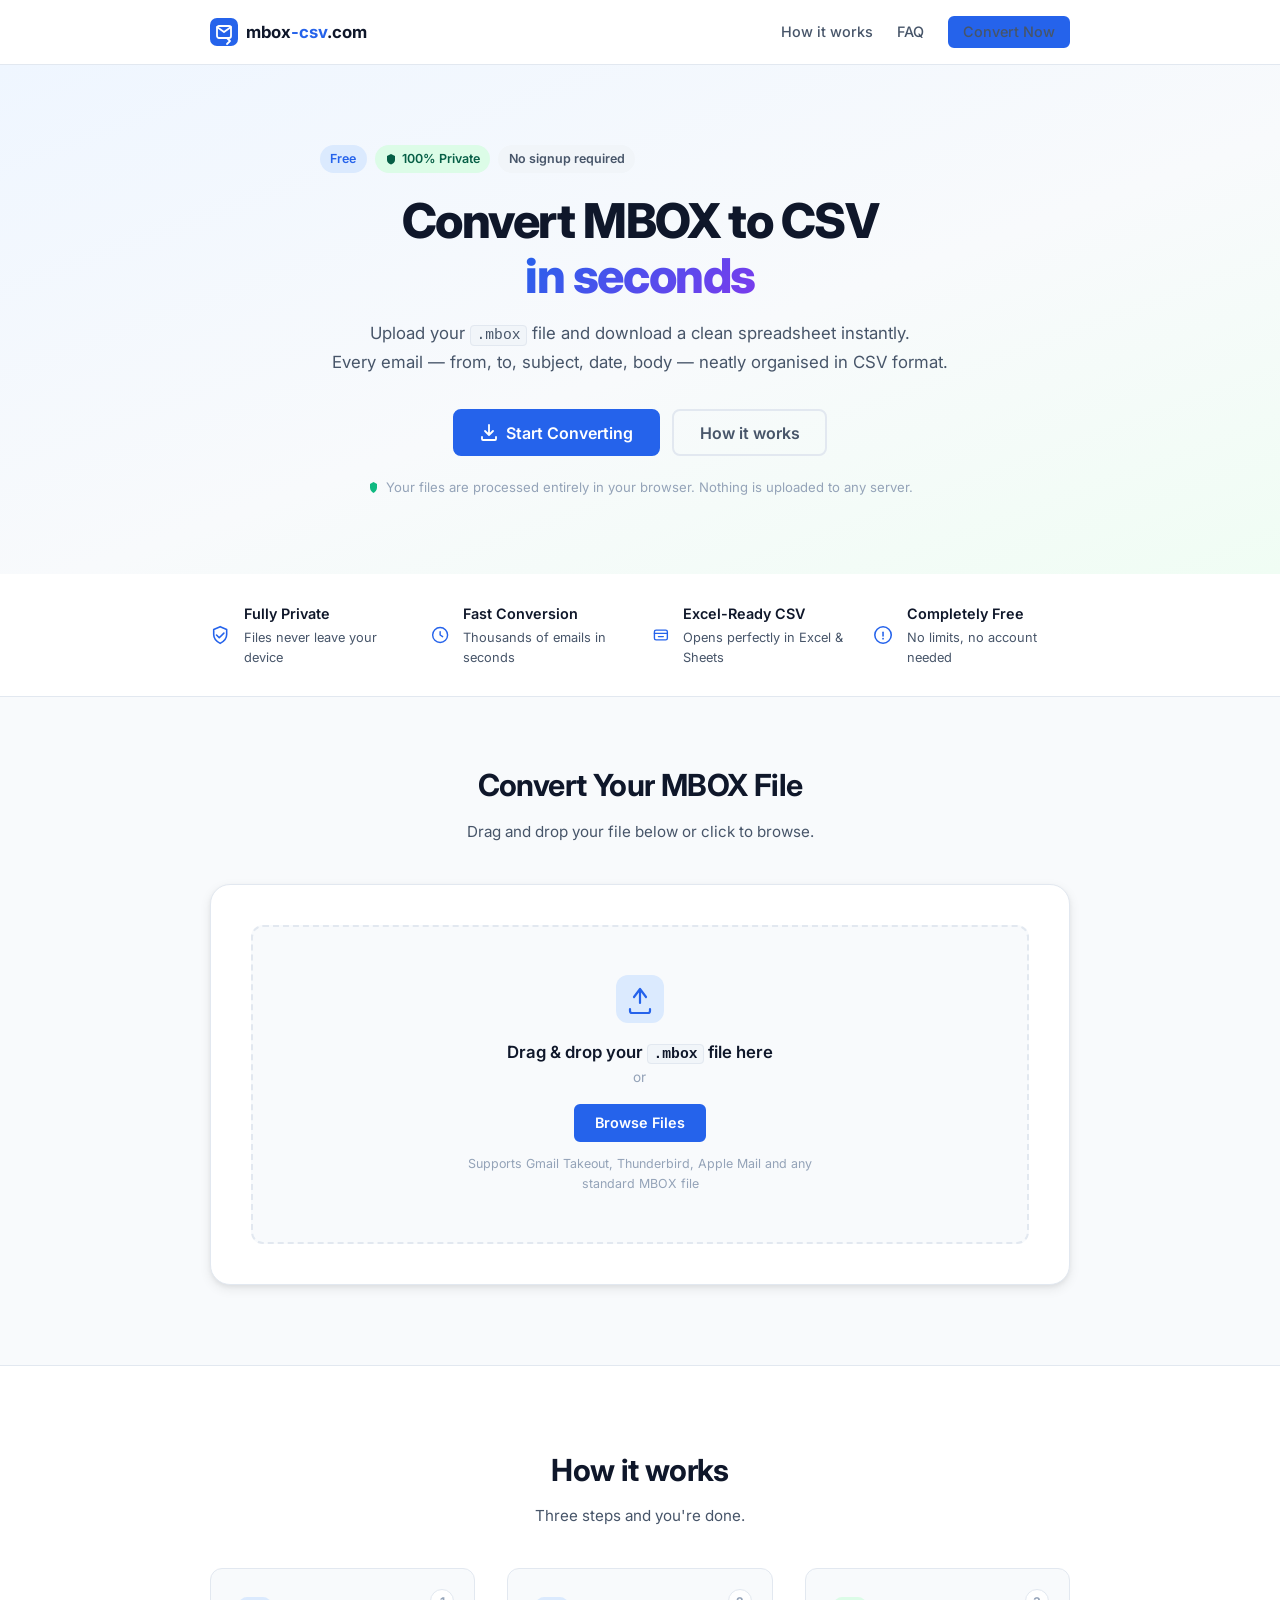
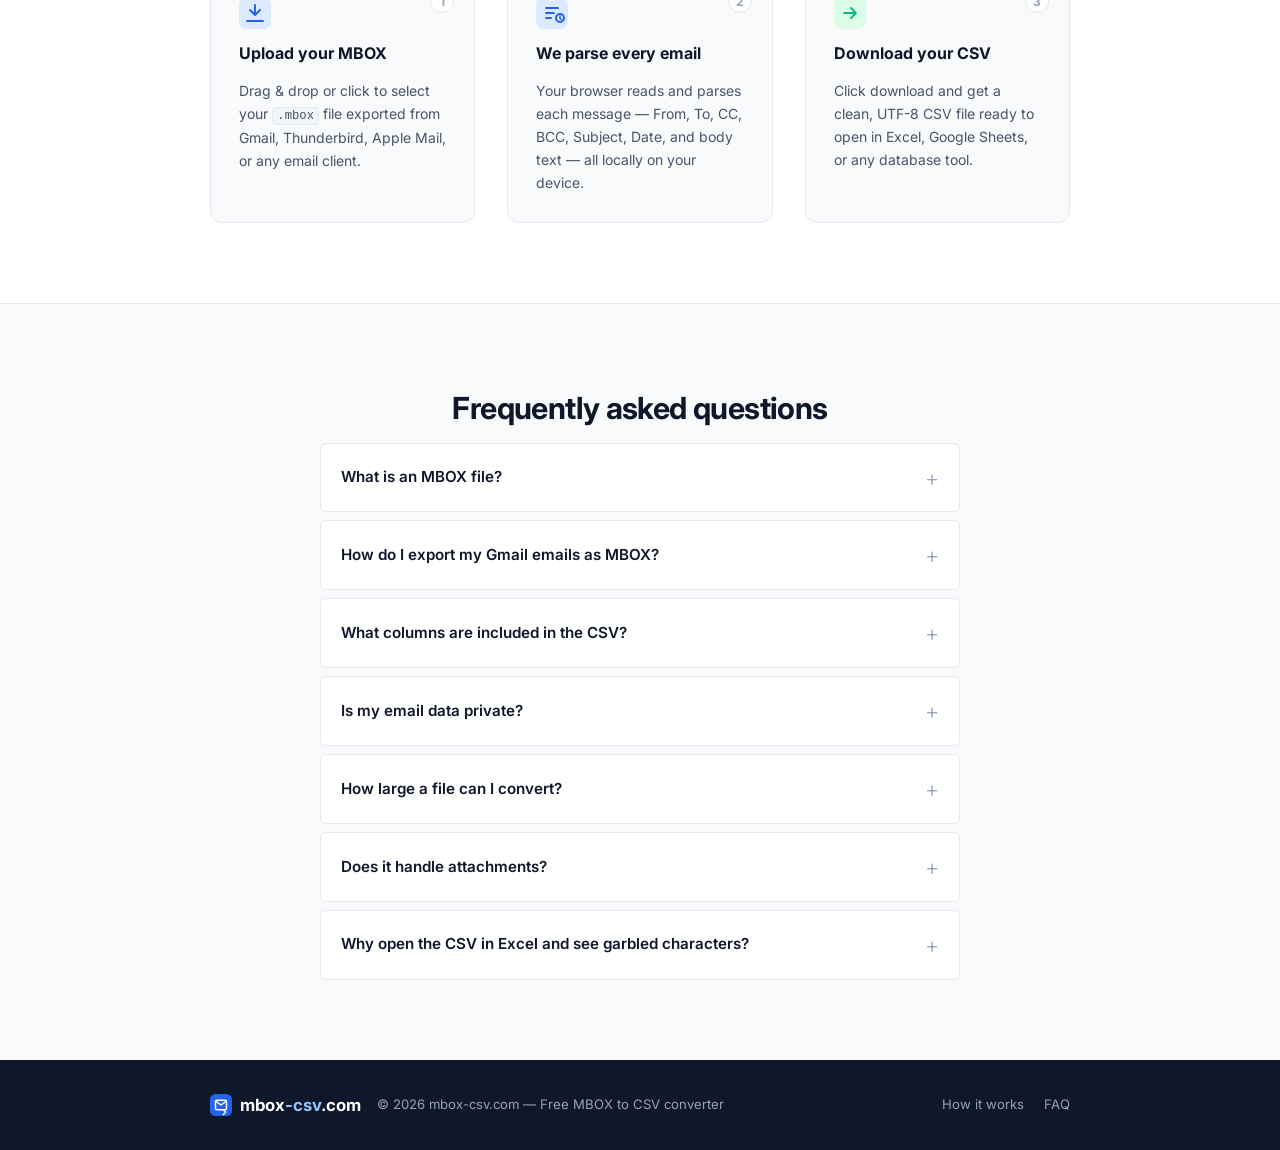
<file: index.html>
<!DOCTYPE html>
<html lang="en">
<head>
  <meta charset="UTF-8" />
  <meta name="viewport" content="width=device-width, initial-scale=1.0" />
  <title>MBOX to CSV Converter – Free & Private | mbox-csv.com</title>
  <meta name="description" content="Convert MBOX email archive files to CSV instantly. Free, private, and 100% browser-based — your emails never leave your device." />
  <link rel="preconnect" href="https://fonts.googleapis.com" />
  <link rel="preconnect" href="https://fonts.gstatic.com" crossorigin />
  <link href="https://fonts.googleapis.com/css2?family=Inter:wght@400;500;600;700;800&display=swap" rel="stylesheet" />
  <link rel="stylesheet" href="styles.css" />
</head>
<body>

  <!-- ── HEADER ── -->
  <header class="site-header">
    <div class="container header-inner">
      <a href="/" class="logo" aria-label="mbox-csv.com home">
        <svg width="28" height="28" viewBox="0 0 28 28" fill="none" aria-hidden="true">
          <rect width="28" height="28" rx="7" fill="#2563eb"/>
          <path d="M7 9l7 5 7-5" stroke="#fff" stroke-width="1.8" stroke-linecap="round" stroke-linejoin="round"/>
          <rect x="7" y="8" width="14" height="12" rx="2" stroke="#fff" stroke-width="1.8"/>
          <path d="M17 20l3 3m0 0l-3-3m3 3l-3 3" stroke="#fff" stroke-width="1.8" stroke-linecap="round" stroke-linejoin="round"/>
        </svg>
        <span>mbox<span class="logo-accent">-csv</span>.com</span>
      </a>
      <nav class="site-nav" aria-label="Main navigation">
        <a href="#how-it-works">How it works</a>
        <a href="#faq">FAQ</a>
        <a href="#converter" class="btn btn-sm btn-primary">Convert Now</a>
      </nav>
      <button class="hamburger" id="hamburger" aria-label="Toggle menu" aria-expanded="false">
        <span></span><span></span><span></span>
      </button>
    </div>
  </header>

  <main>

    <!-- ── HERO ── -->
    <section class="hero" aria-labelledby="hero-heading">
      <div class="container hero-inner">
        <div class="badge-row">
          <span class="pill pill-blue">Free</span>
          <span class="pill pill-green">
            <svg width="12" height="12" viewBox="0 0 12 12" fill="none" aria-hidden="true"><path d="M6 1L2 3v4c0 2.2 1.7 3.8 4 4.5 2.3-.7 4-2.3 4-4.5V3L6 1z" fill="currentColor"/></svg>
            100% Private
          </span>
          <span class="pill pill-grey">No signup required</span>
        </div>
        <h1 id="hero-heading">
          Convert MBOX to CSV<br />
          <span class="gradient-text">in seconds</span>
        </h1>
        <p class="hero-sub">
          Upload your <code>.mbox</code> file and download a clean spreadsheet instantly.<br />
          Every email — from, to, subject, date, body — neatly organised in CSV format.
        </p>
        <div class="hero-actions">
          <a href="#converter" class="btn btn-primary btn-lg">
            <svg width="18" height="18" viewBox="0 0 18 18" fill="none" aria-hidden="true"><path d="M9 1v10M5 7l4 4 4-4" stroke="currentColor" stroke-width="1.8" stroke-linecap="round" stroke-linejoin="round"/><path d="M2 13v2a1 1 0 001 1h12a1 1 0 001-1v-2" stroke="currentColor" stroke-width="1.8" stroke-linecap="round"/></svg>
            Start Converting
          </a>
          <a href="#how-it-works" class="btn btn-ghost btn-lg">How it works</a>
        </div>
        <p class="hero-note">
          <svg width="13" height="13" viewBox="0 0 13 13" fill="none" aria-hidden="true"><path d="M6.5 1L3 3v3.5C3 9.1 4.6 11 6.5 12 8.4 11 10 9.1 10 6.5V3L6.5 1z" fill="#10b981"/></svg>
          Your files are processed entirely in your browser. Nothing is uploaded to any server.
        </p>
      </div>
    </section>

    <!-- ── TRUST BADGES ── -->
    <section class="trust-strip" aria-label="Key features">
      <div class="container trust-inner">
        <div class="trust-item">
          <svg width="22" height="22" viewBox="0 0 22 22" fill="none" aria-hidden="true"><path d="M11 2L4 5v5.5C4 14.6 7 18 11 20c4-2 7-5.4 7-9.5V5L11 2z" stroke="#2563eb" stroke-width="1.7" stroke-linejoin="round"/><path d="M7 11l3 3 5-5" stroke="#2563eb" stroke-width="1.7" stroke-linecap="round" stroke-linejoin="round"/></svg>
          <div>
            <strong>Fully Private</strong>
            <span>Files never leave your device</span>
          </div>
        </div>
        <div class="trust-item">
          <svg width="22" height="22" viewBox="0 0 22 22" fill="none" aria-hidden="true"><circle cx="11" cy="11" r="9" stroke="#2563eb" stroke-width="1.7"/><path d="M11 7v4l3 2" stroke="#2563eb" stroke-width="1.7" stroke-linecap="round" stroke-linejoin="round"/></svg>
          <div>
            <strong>Fast Conversion</strong>
            <span>Thousands of emails in seconds</span>
          </div>
        </div>
        <div class="trust-item">
          <svg width="22" height="22" viewBox="0 0 22 22" fill="none" aria-hidden="true"><rect x="3" y="5" width="16" height="12" rx="2" stroke="#2563eb" stroke-width="1.7"/><path d="M3 9h16" stroke="#2563eb" stroke-width="1.7" stroke-linecap="round"/><path d="M8 13h6" stroke="#2563eb" stroke-width="1.7" stroke-linecap="round"/></svg>
          <div>
            <strong>Excel-Ready CSV</strong>
            <span>Opens perfectly in Excel &amp; Sheets</span>
          </div>
        </div>
        <div class="trust-item">
          <svg width="22" height="22" viewBox="0 0 22 22" fill="none" aria-hidden="true"><path d="M11 2a9 9 0 100 18A9 9 0 0011 2z" stroke="#2563eb" stroke-width="1.7"/><path d="M11 8v4" stroke="#2563eb" stroke-width="1.7" stroke-linecap="round"/><circle cx="11" cy="15" r="1" fill="#2563eb"/></svg>
          <div>
            <strong>Completely Free</strong>
            <span>No limits, no account needed</span>
          </div>
        </div>
      </div>
    </section>

    <!-- ── CONVERTER ── -->
    <section class="converter-section" id="converter" aria-labelledby="converter-heading">
      <div class="container">
        <h2 id="converter-heading" class="section-title">Convert Your MBOX File</h2>
        <p class="section-sub">Drag and drop your file below or click to browse.</p>

        <div class="converter-card">

          <!-- Upload Zone (always visible) -->
          <div id="upload-zone" class="upload-zone" role="region" aria-label="File upload area">
            <input type="file" id="file-input" accept=".mbox,.mbs" aria-label="Choose MBOX file" hidden />
            <div class="upload-icon">
              <svg width="48" height="48" viewBox="0 0 48 48" fill="none" aria-hidden="true">
                <rect width="48" height="48" rx="12" fill="#dbeafe"/>
                <path d="M24 14v14M18 22l6-8 6 8" stroke="#2563eb" stroke-width="2.2" stroke-linecap="round" stroke-linejoin="round"/>
                <path d="M14 34v2a2 2 0 002 2h16a2 2 0 002-2v-2" stroke="#2563eb" stroke-width="2.2" stroke-linecap="round"/>
              </svg>
            </div>
            <div class="upload-text">
              <p class="upload-primary">Drag &amp; drop your <code>.mbox</code> file here</p>
              <p class="upload-secondary">or</p>
            </div>
            <button type="button" id="browse-btn" class="btn btn-primary">Browse Files</button>
            <p class="upload-hint">Supports Gmail Takeout, Thunderbird, Apple Mail and any standard MBOX file</p>
          </div>

          <!-- File selected bar -->
          <div id="file-bar" class="file-bar" hidden>
            <svg class="file-bar-icon" width="20" height="20" viewBox="0 0 20 20" fill="none" aria-hidden="true">
              <path d="M11 2H5a1 1 0 00-1 1v14a1 1 0 001 1h10a1 1 0 001-1V7l-5-5z" stroke="#475569" stroke-width="1.5"/>
              <path d="M11 2v5h5" stroke="#475569" stroke-width="1.5" stroke-linecap="round"/>
            </svg>
            <span id="file-name" class="file-name"></span>
            <span id="file-size" class="file-size"></span>
            <button type="button" id="clear-btn" class="clear-btn" aria-label="Remove file">
              <svg width="16" height="16" viewBox="0 0 16 16" fill="none"><path d="M4 4l8 8M12 4l-8 8" stroke="currentColor" stroke-width="1.8" stroke-linecap="round"/></svg>
            </button>
          </div>

          <!-- Column Selector -->
          <div id="column-selector" class="column-selector" hidden>
            <p class="column-selector-label">Columns to include in CSV:</p>
            <div id="column-checkboxes" class="column-checkboxes"></div>
          </div>

          <!-- Progress -->
          <div id="progress-section" class="progress-section" hidden>
            <div class="progress-bar-track" role="progressbar" aria-valuemin="0" aria-valuemax="100" aria-valuenow="0" id="progress-bar-track">
              <div id="progress-bar" class="progress-bar-fill"></div>
            </div>
            <p id="progress-text" class="progress-text">Preparing…</p>
          </div>

          <!-- Error -->
          <div id="error-section" class="error-section" hidden role="alert">
            <svg width="20" height="20" viewBox="0 0 20 20" fill="none" aria-hidden="true"><circle cx="10" cy="10" r="8" stroke="#ef4444" stroke-width="1.7"/><path d="M10 6v4" stroke="#ef4444" stroke-width="1.7" stroke-linecap="round"/><circle cx="10" cy="14" r="1" fill="#ef4444"/></svg>
            <p id="error-message"></p>
            <button type="button" id="retry-btn" class="btn btn-sm btn-outline">Try another file</button>
          </div>

          <!-- Results -->
          <div id="results-section" class="results-section" hidden>
            <div class="results-header">
              <div class="results-count">
                <span id="email-count" class="count-number">0</span>
                <span id="email-count-label" class="count-label">emails found</span>
              </div>
              <button type="button" id="download-btn" class="btn btn-primary btn-lg download-btn">
                <svg width="18" height="18" viewBox="0 0 18 18" fill="none" aria-hidden="true"><path d="M9 2v10M5 8l4 4 4-4" stroke="currentColor" stroke-width="1.8" stroke-linecap="round" stroke-linejoin="round"/><path d="M2 14v1a1 1 0 001 1h12a1 1 0 001-1v-1" stroke="currentColor" stroke-width="1.8" stroke-linecap="round"/></svg>
                Download CSV
              </button>
            </div>
            <div class="preview-wrapper">
              <p class="preview-label">Preview (first 5 emails)</p>
              <div id="preview-table-container" class="preview-table-container" tabindex="0" aria-label="Email preview table"></div>
            </div>
            <div class="results-actions">
              <button type="button" id="convert-another-btn" class="btn btn-outline">Convert another file</button>
            </div>
          </div>

        </div><!-- /.converter-card -->
      </div>
    </section>

    <!-- ── HOW IT WORKS ── -->
    <section class="how-section" id="how-it-works" aria-labelledby="how-heading">
      <div class="container">
        <h2 id="how-heading" class="section-title">How it works</h2>
        <p class="section-sub">Three steps and you're done.</p>
        <ol class="steps" aria-label="Conversion steps">
          <li class="step">
            <div class="step-number" aria-hidden="true">1</div>
            <div class="step-icon" aria-hidden="true">
              <svg width="32" height="32" viewBox="0 0 32 32" fill="none"><rect width="32" height="32" rx="8" fill="#dbeafe"/><path d="M16 8v10M11 13l5 5 5-5" stroke="#2563eb" stroke-width="2" stroke-linecap="round" stroke-linejoin="round"/><path d="M8 24h16" stroke="#2563eb" stroke-width="2" stroke-linecap="round"/></svg>
            </div>
            <h3>Upload your MBOX</h3>
            <p>Drag &amp; drop or click to select your <code>.mbox</code> file exported from Gmail, Thunderbird, Apple Mail, or any email client.</p>
          </li>
          <li class="step">
            <div class="step-number" aria-hidden="true">2</div>
            <div class="step-icon" aria-hidden="true">
              <svg width="32" height="32" viewBox="0 0 32 32" fill="none"><rect width="32" height="32" rx="8" fill="#dbeafe"/><path d="M10 11h12M10 16h8M10 21h5" stroke="#2563eb" stroke-width="2" stroke-linecap="round"/><circle cx="24" cy="21" r="4" stroke="#2563eb" stroke-width="2"/><path d="M24 19v2.5l1.5 1" stroke="#2563eb" stroke-width="1.5" stroke-linecap="round"/></svg>
            </div>
            <h3>We parse every email</h3>
            <p>Your browser reads and parses each message — From, To, CC, BCC, Subject, Date, and body text — all locally on your device.</p>
          </li>
          <li class="step">
            <div class="step-number" aria-hidden="true">3</div>
            <div class="step-icon" aria-hidden="true">
              <svg width="32" height="32" viewBox="0 0 32 32" fill="none"><rect width="32" height="32" rx="8" fill="#dcfce7"/><path d="M10 16h12M17 11l5 5-5 5" stroke="#10b981" stroke-width="2" stroke-linecap="round" stroke-linejoin="round"/></svg>
            </div>
            <h3>Download your CSV</h3>
            <p>Click download and get a clean, UTF-8 CSV file ready to open in Excel, Google Sheets, or any database tool.</p>
          </li>
        </ol>
      </div>
    </section>

    <!-- ── FAQ ── -->
    <section class="faq-section" id="faq" aria-labelledby="faq-heading">
      <div class="container faq-container">
        <h2 id="faq-heading" class="section-title">Frequently asked questions</h2>

        <div class="faq-list">

          <details class="faq-item">
            <summary>What is an MBOX file?</summary>
            <div class="faq-body">
              <p>MBOX (mailbox) is a standard format for storing email messages. Many email clients use it — including Gmail (via Google Takeout), Mozilla Thunderbird, Apple Mail, and Eudora. Each message is stored sequentially in a single <code>.mbox</code> file.</p>
            </div>
          </details>

          <details class="faq-item">
            <summary>How do I export my Gmail emails as MBOX?</summary>
            <div class="faq-body">
              <p>Go to <strong>myaccount.google.com → Data &amp; privacy → Download your data</strong> (Google Takeout). Select only <strong>Mail</strong>, choose <code>.mbox</code> format, and download. The exported file can be used directly with this tool.</p>
            </div>
          </details>

          <details class="faq-item">
            <summary>What columns are included in the CSV?</summary>
            <div class="faq-body">
              <p>By default the CSV contains: <strong>Date, From, To, CC, BCC, Subject, Body</strong>, and <strong>Message-ID</strong>. You can choose which columns to include before downloading using the column selector.</p>
            </div>
          </details>

          <details class="faq-item">
            <summary>Is my email data private?</summary>
            <div class="faq-body">
              <p>Yes — completely. This tool runs entirely in your browser using JavaScript. Your MBOX file is read locally and never sent to any server. We have no access to your emails whatsoever.</p>
            </div>
          </details>

          <details class="faq-item">
            <summary>How large a file can I convert?</summary>
            <div class="faq-body">
              <p>This depends on the memory available in your browser. Files up to ~500 MB work well on most modern computers. For very large exports (multi-GB), we recommend splitting the MBOX file first.</p>
            </div>
          </details>

          <details class="faq-item">
            <summary>Does it handle attachments?</summary>
            <div class="faq-body">
              <p>The CSV includes the plain-text body of each email. Attachments are not extracted — they remain in the original MBOX file. The number of attachments is not currently included as a column, but this is on our roadmap.</p>
            </div>
          </details>

          <details class="faq-item">
            <summary>Why open the CSV in Excel and see garbled characters?</summary>
            <div class="faq-body">
              <p>The CSV is exported as UTF-8 with a BOM (byte order mark) to signal the encoding. If Excel still shows garbled text, use <strong>Data → From Text/CSV</strong> and select UTF-8 encoding during import.</p>
            </div>
          </details>

        </div>
      </div>
    </section>

  </main>

  <!-- ── FOOTER ── -->
  <footer class="site-footer">
    <div class="container footer-inner">
      <a href="/" class="logo footer-logo" aria-label="mbox-csv.com home">
        <svg width="22" height="22" viewBox="0 0 28 28" fill="none" aria-hidden="true">
          <rect width="28" height="28" rx="7" fill="#2563eb"/>
          <path d="M7 9l7 5 7-5" stroke="#fff" stroke-width="1.8" stroke-linecap="round" stroke-linejoin="round"/>
          <rect x="7" y="8" width="14" height="12" rx="2" stroke="#fff" stroke-width="1.8"/>
          <path d="M17 20l3 3m0 0l-3-3m3 3l-3 3" stroke="#fff" stroke-width="1.8" stroke-linecap="round" stroke-linejoin="round"/>
        </svg>
        <span>mbox<span class="logo-accent">-csv</span>.com</span>
      </a>
      <p class="footer-copy">&copy; <span id="current-year"></span> mbox-csv.com — Free MBOX to CSV converter</p>
      <nav class="footer-nav" aria-label="Footer navigation">
        <a href="#how-it-works">How it works</a>
        <a href="#faq">FAQ</a>
      </nav>
    </div>
  </footer>

  <script src="app.js"></script>
</body>
</html>
</file>
<file: styles.css>
/* ============================================================
   mbox-csv.com — Styles
   ============================================================ */

/* ── Variables ── */
:root {
  --clr-primary:       #2563eb;
  --clr-primary-dark:  #1d4ed8;
  --clr-primary-light: #dbeafe;
  --clr-success:       #10b981;
  --clr-success-light: #dcfce7;
  --clr-error:         #ef4444;
  --clr-error-light:   #fee2e2;
  --clr-warning:       #f59e0b;

  --clr-text:          #0f172a;
  --clr-text-2:        #475569;
  --clr-text-3:        #94a3b8;
  --clr-border:        #e2e8f0;
  --clr-bg:            #f8fafc;
  --clr-card:          #ffffff;

  --shadow-sm: 0 1px 3px rgba(0,0,0,.08), 0 1px 2px rgba(0,0,0,.05);
  --shadow-md: 0 4px 12px rgba(0,0,0,.08), 0 2px 4px rgba(0,0,0,.05);
  --shadow-lg: 0 10px 30px rgba(0,0,0,.1),  0 4px 8px rgba(0,0,0,.06);

  --radius:    12px;
  --radius-sm: 6px;
  --radius-lg: 20px;

  --font: 'Inter', system-ui, -apple-system, sans-serif;
  --max-w: 900px;
}

/* ── Reset ── */
*, *::before, *::after { box-sizing: border-box; margin: 0; padding: 0; }
html { scroll-behavior: smooth; font-size: 16px; }
body {
  font-family: var(--font);
  background: var(--clr-bg);
  color: var(--clr-text);
  line-height: 1.6;
  -webkit-font-smoothing: antialiased;
}
img, svg { display: block; }
a { color: var(--clr-primary); text-decoration: none; }
a:hover { text-decoration: underline; }
code {
  font-family: 'SFMono-Regular', Consolas, 'Liberation Mono', monospace;
  font-size: .875em;
  background: #f1f5f9;
  border: 1px solid var(--clr-border);
  border-radius: 4px;
  padding: .1em .35em;
}
ul, ol { list-style: none; }
summary { cursor: pointer; }
details > summary { list-style: none; }
details > summary::-webkit-details-marker { display: none; }

/* ── Layout ── */
.container {
  max-width: var(--max-w);
  margin-inline: auto;
  padding-inline: 1.25rem;
}

/* ── Buttons ── */
.btn {
  display: inline-flex;
  align-items: center;
  gap: .45rem;
  font-family: var(--font);
  font-size: .9rem;
  font-weight: 600;
  line-height: 1;
  border: 2px solid transparent;
  border-radius: var(--radius-sm);
  padding: .6rem 1.2rem;
  cursor: pointer;
  transition: background .15s, color .15s, border-color .15s, transform .1s, box-shadow .15s;
  white-space: nowrap;
  text-decoration: none;
}
.btn:active { transform: translateY(1px); }

.btn-primary {
  background: var(--clr-primary);
  color: #fff;
  border-color: var(--clr-primary);
}
.btn-primary:hover {
  background: var(--clr-primary-dark);
  border-color: var(--clr-primary-dark);
  box-shadow: 0 4px 12px rgba(37,99,235,.35);
  text-decoration: none;
}

.btn-ghost {
  background: transparent;
  color: var(--clr-text-2);
  border-color: var(--clr-border);
}
.btn-ghost:hover {
  background: #f1f5f9;
  color: var(--clr-text);
  text-decoration: none;
}

.btn-outline {
  background: transparent;
  color: var(--clr-primary);
  border-color: var(--clr-primary);
}
.btn-outline:hover {
  background: var(--clr-primary-light);
  text-decoration: none;
}

.btn-lg { font-size: 1rem; padding: .8rem 1.6rem; border-radius: 8px; }
.btn-sm { font-size: .8rem; padding: .4rem .8rem; }

.btn.success {
  background: var(--clr-success);
  border-color: var(--clr-success);
}

/* ── Site Header ── */
.site-header {
  position: sticky;
  top: 0;
  z-index: 100;
  background: rgba(255,255,255,.92);
  backdrop-filter: blur(12px);
  -webkit-backdrop-filter: blur(12px);
  border-bottom: 1px solid var(--clr-border);
}
.header-inner {
  display: flex;
  align-items: center;
  gap: 1.5rem;
  height: 64px;
}
.logo {
  display: flex;
  align-items: center;
  gap: .5rem;
  font-size: 1.05rem;
  font-weight: 700;
  color: var(--clr-text);
  text-decoration: none;
  flex-shrink: 0;
}
.logo-accent { color: var(--clr-primary); }
.site-nav {
  display: flex;
  align-items: center;
  gap: 1.5rem;
  margin-left: auto;
}
.site-nav a {
  font-size: .9rem;
  font-weight: 500;
  color: var(--clr-text-2);
  transition: color .15s;
  text-decoration: none;
}
.site-nav a:hover { color: var(--clr-text); }
.hamburger {
  display: none;
  flex-direction: column;
  gap: 5px;
  background: none;
  border: none;
  cursor: pointer;
  padding: 4px;
  margin-left: auto;
}
.hamburger span {
  display: block;
  width: 22px;
  height: 2px;
  background: var(--clr-text);
  border-radius: 2px;
  transition: transform .2s, opacity .2s;
}

/* ── Pills ── */
.badge-row {
  display: flex;
  flex-wrap: wrap;
  gap: .5rem;
  margin-bottom: 1.25rem;
}
.pill {
  display: inline-flex;
  align-items: center;
  gap: .3rem;
  font-size: .78rem;
  font-weight: 600;
  padding: .25rem .65rem;
  border-radius: 99px;
}
.pill-blue  { background: var(--clr-primary-light); color: var(--clr-primary); }
.pill-green { background: var(--clr-success-light); color: #065f46; }
.pill-grey  { background: #f1f5f9; color: var(--clr-text-2); }

/* ── Hero ── */
.hero {
  background: linear-gradient(160deg, #eff6ff 0%, #f8fafc 55%, #f0fdf4 100%);
  padding: 5rem 0 4.5rem;
  text-align: center;
}
.hero-inner { max-width: 680px; margin-inline: auto; }
.hero h1 {
  font-size: clamp(2rem, 5vw, 3rem);
  font-weight: 800;
  line-height: 1.15;
  letter-spacing: -.03em;
  margin-bottom: 1rem;
}
.gradient-text {
  background: linear-gradient(135deg, var(--clr-primary) 0%, #7c3aed 100%);
  -webkit-background-clip: text;
  -webkit-text-fill-color: transparent;
  background-clip: text;
}
.hero-sub {
  font-size: 1.05rem;
  color: var(--clr-text-2);
  margin-bottom: 2rem;
  line-height: 1.7;
}
.hero-actions {
  display: flex;
  justify-content: center;
  flex-wrap: wrap;
  gap: .75rem;
  margin-bottom: 1.25rem;
}
.hero-note {
  display: inline-flex;
  align-items: center;
  gap: .35rem;
  font-size: .82rem;
  color: var(--clr-text-3);
}

/* ── Trust Strip ── */
.trust-strip {
  background: var(--clr-card);
  border-bottom: 1px solid var(--clr-border);
  padding: 1.75rem 0;
}
.trust-inner {
  display: grid;
  grid-template-columns: repeat(auto-fit, minmax(190px, 1fr));
  gap: 1.5rem;
}
.trust-item {
  display: flex;
  align-items: center;
  gap: .85rem;
}
.trust-item div { display: flex; flex-direction: column; gap: .15rem; }
.trust-item strong { font-size: .9rem; font-weight: 600; }
.trust-item span { font-size: .8rem; color: var(--clr-text-2); }

/* ── Section Titles ── */
.section-title {
  font-size: clamp(1.4rem, 3vw, 1.9rem);
  font-weight: 700;
  letter-spacing: -.02em;
  text-align: center;
  margin-bottom: .6rem;
}
.section-sub {
  text-align: center;
  color: var(--clr-text-2);
  font-size: .95rem;
  margin-bottom: 2.5rem;
}

/* ── Converter Section ── */
.converter-section {
  padding: 4rem 0 5rem;
}
.converter-card {
  background: var(--clr-card);
  border: 1px solid var(--clr-border);
  border-radius: var(--radius-lg);
  padding: 2.5rem;
  box-shadow: var(--shadow-md);
}

/* ── Upload Zone ── */
.upload-zone {
  border: 2px dashed var(--clr-border);
  border-radius: var(--radius);
  padding: 3rem 2rem;
  display: flex;
  flex-direction: column;
  align-items: center;
  gap: 1rem;
  text-align: center;
  background: var(--clr-bg);
  cursor: pointer;
  transition: border-color .2s, background .2s;
  user-select: none;
}
.upload-zone:hover,
.upload-zone.drag-over {
  border-color: var(--clr-primary);
  background: var(--clr-primary-light);
}
.upload-zone.drag-over { border-style: solid; }
.upload-icon { line-height: 0; }
.upload-primary {
  font-size: 1.05rem;
  font-weight: 600;
  color: var(--clr-text);
}
.upload-secondary {
  font-size: .85rem;
  color: var(--clr-text-3);
}
.upload-hint {
  font-size: .78rem;
  color: var(--clr-text-3);
  max-width: 380px;
  margin-top: -.25rem;
}

/* ── File Bar ── */
.file-bar {
  display: flex;
  align-items: center;
  gap: .75rem;
  background: #f8fafc;
  border: 1px solid var(--clr-border);
  border-radius: var(--radius-sm);
  padding: .75rem 1rem;
  margin-top: 1rem;
}
.file-bar-icon { flex-shrink: 0; color: var(--clr-text-2); }
.file-name {
  font-size: .9rem;
  font-weight: 500;
  flex: 1;
  overflow: hidden;
  text-overflow: ellipsis;
  white-space: nowrap;
}
.file-size {
  font-size: .8rem;
  color: var(--clr-text-3);
  flex-shrink: 0;
}
.clear-btn {
  background: none;
  border: none;
  cursor: pointer;
  color: var(--clr-text-3);
  padding: .2rem;
  border-radius: 4px;
  flex-shrink: 0;
  transition: color .15s, background .15s;
  display: flex;
}
.clear-btn:hover { color: var(--clr-error); background: var(--clr-error-light); }

/* ── Column Selector ── */
.column-selector {
  margin-top: 1.25rem;
  padding: 1rem 1.25rem;
  background: #f8fafc;
  border: 1px solid var(--clr-border);
  border-radius: var(--radius-sm);
}
.column-selector-label {
  font-size: .82rem;
  font-weight: 600;
  color: var(--clr-text-2);
  text-transform: uppercase;
  letter-spacing: .04em;
  margin-bottom: .65rem;
}
.column-checkboxes {
  display: flex;
  flex-wrap: wrap;
  gap: .5rem .75rem;
}
.checkbox-label {
  display: flex;
  align-items: center;
  gap: .4rem;
  font-size: .875rem;
  font-weight: 500;
  cursor: pointer;
  color: var(--clr-text-2);
  transition: color .15s;
}
.checkbox-label:hover { color: var(--clr-text); }
.checkbox-label input[type="checkbox"] {
  width: 16px;
  height: 16px;
  accent-color: var(--clr-primary);
  cursor: pointer;
}

/* ── Progress ── */
.progress-section { margin-top: 1.5rem; }
.progress-bar-track {
  background: #e2e8f0;
  border-radius: 99px;
  height: 8px;
  overflow: hidden;
}
.progress-bar-fill {
  height: 100%;
  background: linear-gradient(90deg, var(--clr-primary), #7c3aed);
  border-radius: 99px;
  width: 0%;
  transition: width .3s ease;
}
.progress-text {
  margin-top: .65rem;
  font-size: .85rem;
  color: var(--clr-text-2);
  text-align: center;
}

/* ── Error ── */
.error-section {
  margin-top: 1.5rem;
  display: flex;
  align-items: flex-start;
  gap: .75rem;
  background: var(--clr-error-light);
  border: 1px solid #fecaca;
  border-radius: var(--radius-sm);
  padding: 1rem 1.25rem;
}
.error-section svg { flex-shrink: 0; margin-top: .1rem; }
.error-section p { flex: 1; font-size: .9rem; color: #991b1b; font-weight: 500; }

/* ── Results ── */
.results-section { margin-top: 1.5rem; }
.results-header {
  display: flex;
  align-items: center;
  justify-content: space-between;
  flex-wrap: wrap;
  gap: 1rem;
  margin-bottom: 1.5rem;
  padding: 1.25rem 1.5rem;
  background: var(--clr-success-light);
  border: 1px solid #a7f3d0;
  border-radius: var(--radius);
}
.results-count { display: flex; align-items: baseline; gap: .45rem; }
.count-number {
  font-size: 2.2rem;
  font-weight: 800;
  color: #065f46;
  line-height: 1;
}
.count-label { font-size: .95rem; font-weight: 500; color: #065f46; }
.download-btn { gap: .55rem; }

.preview-wrapper { margin-bottom: 1.5rem; }
.preview-label {
  font-size: .8rem;
  font-weight: 600;
  color: var(--clr-text-3);
  text-transform: uppercase;
  letter-spacing: .05em;
  margin-bottom: .5rem;
}
.preview-table-container {
  border: 1px solid var(--clr-border);
  border-radius: var(--radius-sm);
  overflow-x: auto;
  max-height: 280px;
  overflow-y: auto;
}
.preview-table {
  width: 100%;
  border-collapse: collapse;
  font-size: .85rem;
}
.preview-table th {
  position: sticky;
  top: 0;
  background: #f1f5f9;
  font-size: .75rem;
  font-weight: 700;
  text-transform: uppercase;
  letter-spacing: .05em;
  color: var(--clr-text-2);
  padding: .6rem .9rem;
  text-align: left;
  white-space: nowrap;
  border-bottom: 1px solid var(--clr-border);
}
.preview-table td {
  padding: .6rem .9rem;
  border-bottom: 1px solid #f1f5f9;
  color: var(--clr-text-2);
  max-width: 240px;
  overflow: hidden;
  text-overflow: ellipsis;
  white-space: nowrap;
}
.preview-table tbody tr:last-child td { border-bottom: none; }
.preview-table tbody tr:hover td { background: #f8fafc; }

.results-actions {
  display: flex;
  justify-content: center;
}

/* ── How It Works ── */
.how-section {
  background: var(--clr-card);
  padding: 5rem 0;
  border-top: 1px solid var(--clr-border);
}
.steps {
  display: grid;
  grid-template-columns: repeat(auto-fit, minmax(220px, 1fr));
  gap: 2rem;
  counter-reset: steps;
}
.step {
  position: relative;
  padding: 1.75rem;
  background: var(--clr-bg);
  border: 1px solid var(--clr-border);
  border-radius: var(--radius);
  display: flex;
  flex-direction: column;
  gap: .75rem;
}
.step-number {
  position: absolute;
  top: 1.25rem;
  right: 1.25rem;
  font-size: .75rem;
  font-weight: 700;
  color: var(--clr-text-3);
  background: var(--clr-card);
  border: 1px solid var(--clr-border);
  border-radius: 99px;
  width: 24px;
  height: 24px;
  display: flex;
  align-items: center;
  justify-content: center;
}
.step-icon { line-height: 0; }
.step h3 { font-size: 1rem; font-weight: 700; }
.step p { font-size: .875rem; color: var(--clr-text-2); line-height: 1.65; }

/* ── FAQ ── */
.faq-section {
  padding: 5rem 0;
  background: var(--clr-bg);
  border-top: 1px solid var(--clr-border);
}
.faq-container { max-width: 680px; }
.faq-list { display: flex; flex-direction: column; gap: .5rem; }
.faq-item {
  background: var(--clr-card);
  border: 1px solid var(--clr-border);
  border-radius: var(--radius-sm);
  overflow: hidden;
  transition: border-color .15s;
}
.faq-item[open] { border-color: var(--clr-primary); }
.faq-item summary {
  display: flex;
  justify-content: space-between;
  align-items: center;
  padding: 1rem 1.25rem;
  font-size: .95rem;
  font-weight: 600;
  color: var(--clr-text);
  gap: 1rem;
  transition: background .15s;
}
.faq-item summary:hover { background: #f8fafc; }
.faq-item summary::after {
  content: '+';
  font-size: 1.4rem;
  font-weight: 300;
  color: var(--clr-text-3);
  flex-shrink: 0;
  transition: transform .2s;
}
.faq-item[open] summary::after {
  content: '–';
}
.faq-body {
  padding: 0 1.25rem 1rem;
  border-top: 1px solid var(--clr-border);
}
.faq-body p {
  padding-top: .85rem;
  font-size: .9rem;
  color: var(--clr-text-2);
  line-height: 1.7;
}

/* ── Footer ── */
.site-footer {
  background: var(--clr-text);
  color: #94a3b8;
  padding: 2rem 0;
}
.footer-inner {
  display: flex;
  align-items: center;
  flex-wrap: wrap;
  gap: 1rem;
}
.footer-logo { color: #fff; }
.footer-logo .logo-accent { color: #93c5fd; }
.footer-copy { font-size: .82rem; margin-right: auto; }
.footer-nav { display: flex; gap: 1.25rem; }
.footer-nav a {
  font-size: .82rem;
  color: #94a3b8;
  transition: color .15s;
  text-decoration: none;
}
.footer-nav a:hover { color: #fff; }

/* ── Responsive ── */
@media (max-width: 640px) {
  .site-nav a:not(.btn) { display: none; }
  .hamburger { display: flex; }

  .hero { padding: 3rem 0 3rem; }
  .hero h1 { font-size: 1.9rem; }

  .converter-card { padding: 1.5rem 1rem; }
  .upload-zone { padding: 2rem 1rem; }

  .results-header { flex-direction: column; align-items: flex-start; }
  .count-number { font-size: 1.8rem; }

  .trust-inner { grid-template-columns: 1fr 1fr; }
  .steps { grid-template-columns: 1fr; }

  .footer-inner { flex-direction: column; text-align: center; }
  .footer-copy { margin-right: 0; }
}

@media (max-width: 400px) {
  .trust-inner { grid-template-columns: 1fr; }
}

/* ── Utility ── */
[hidden] { display: none !important; }
</file>
